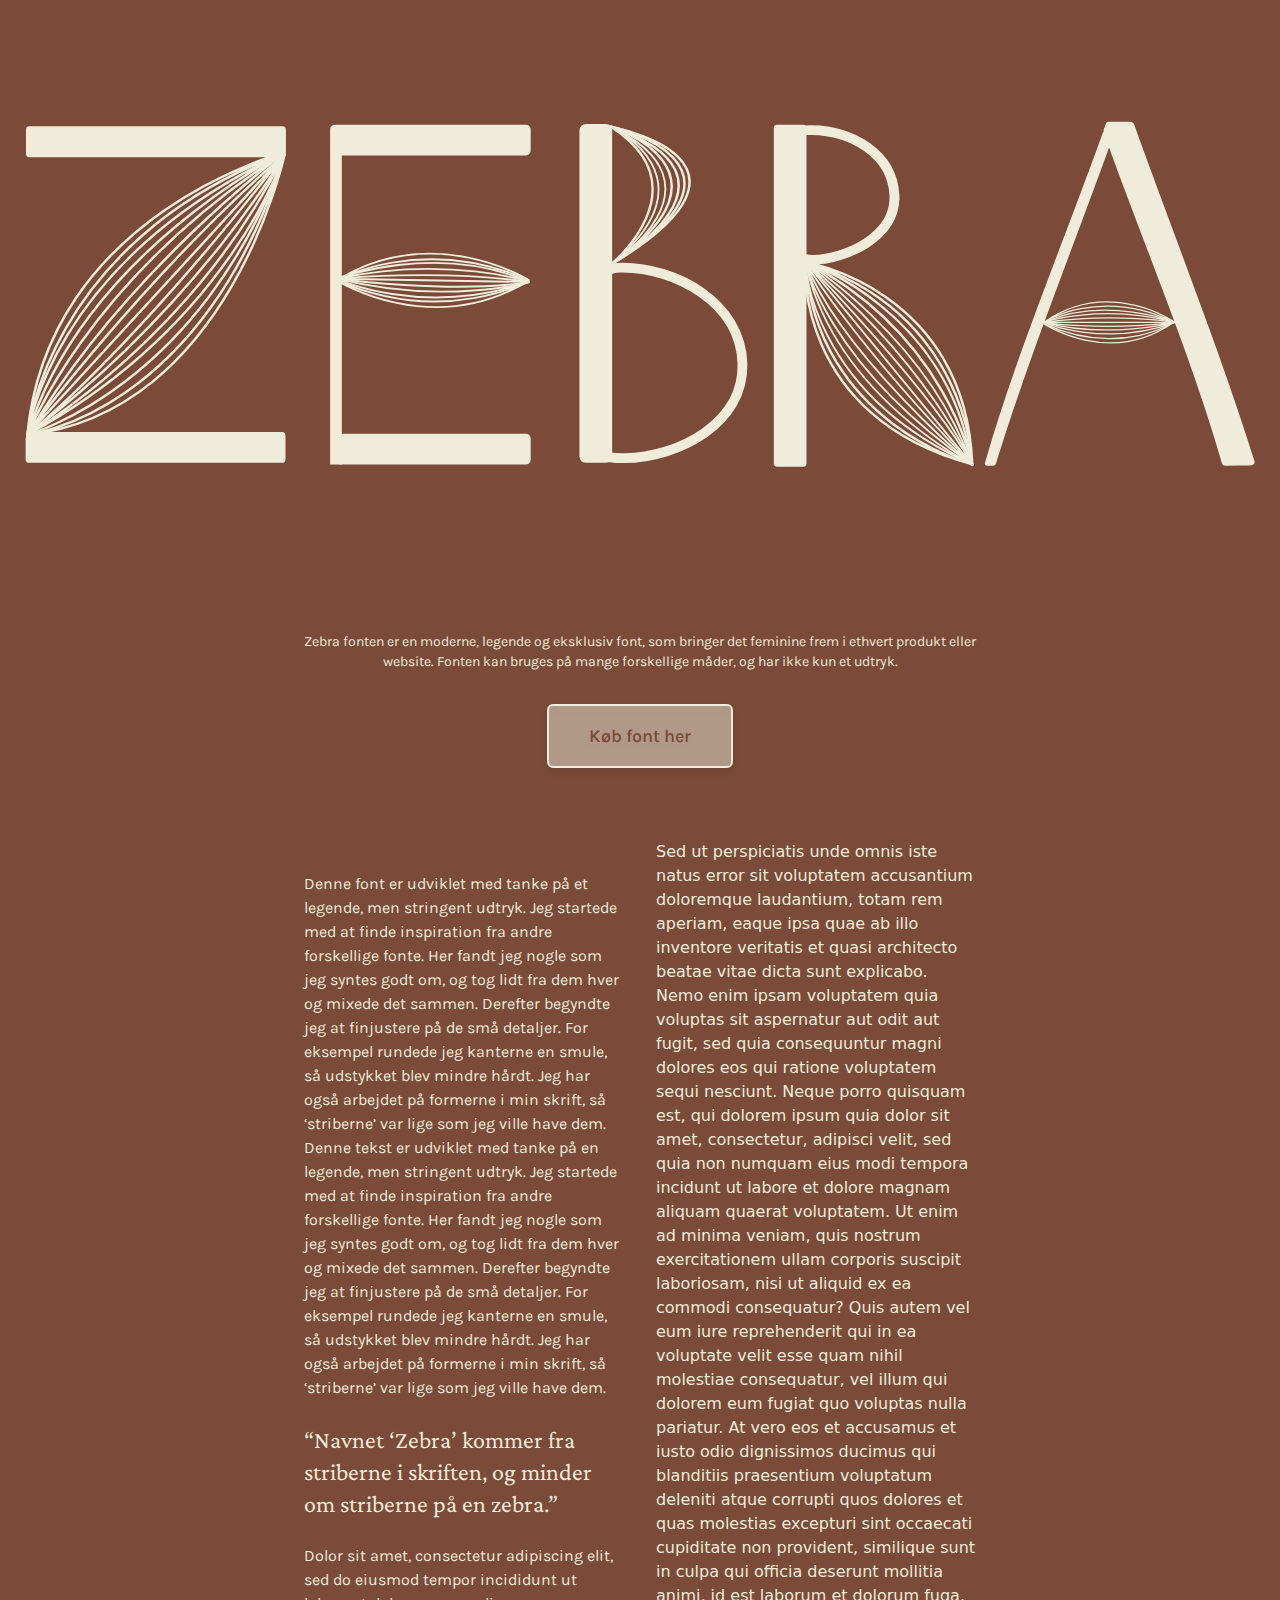
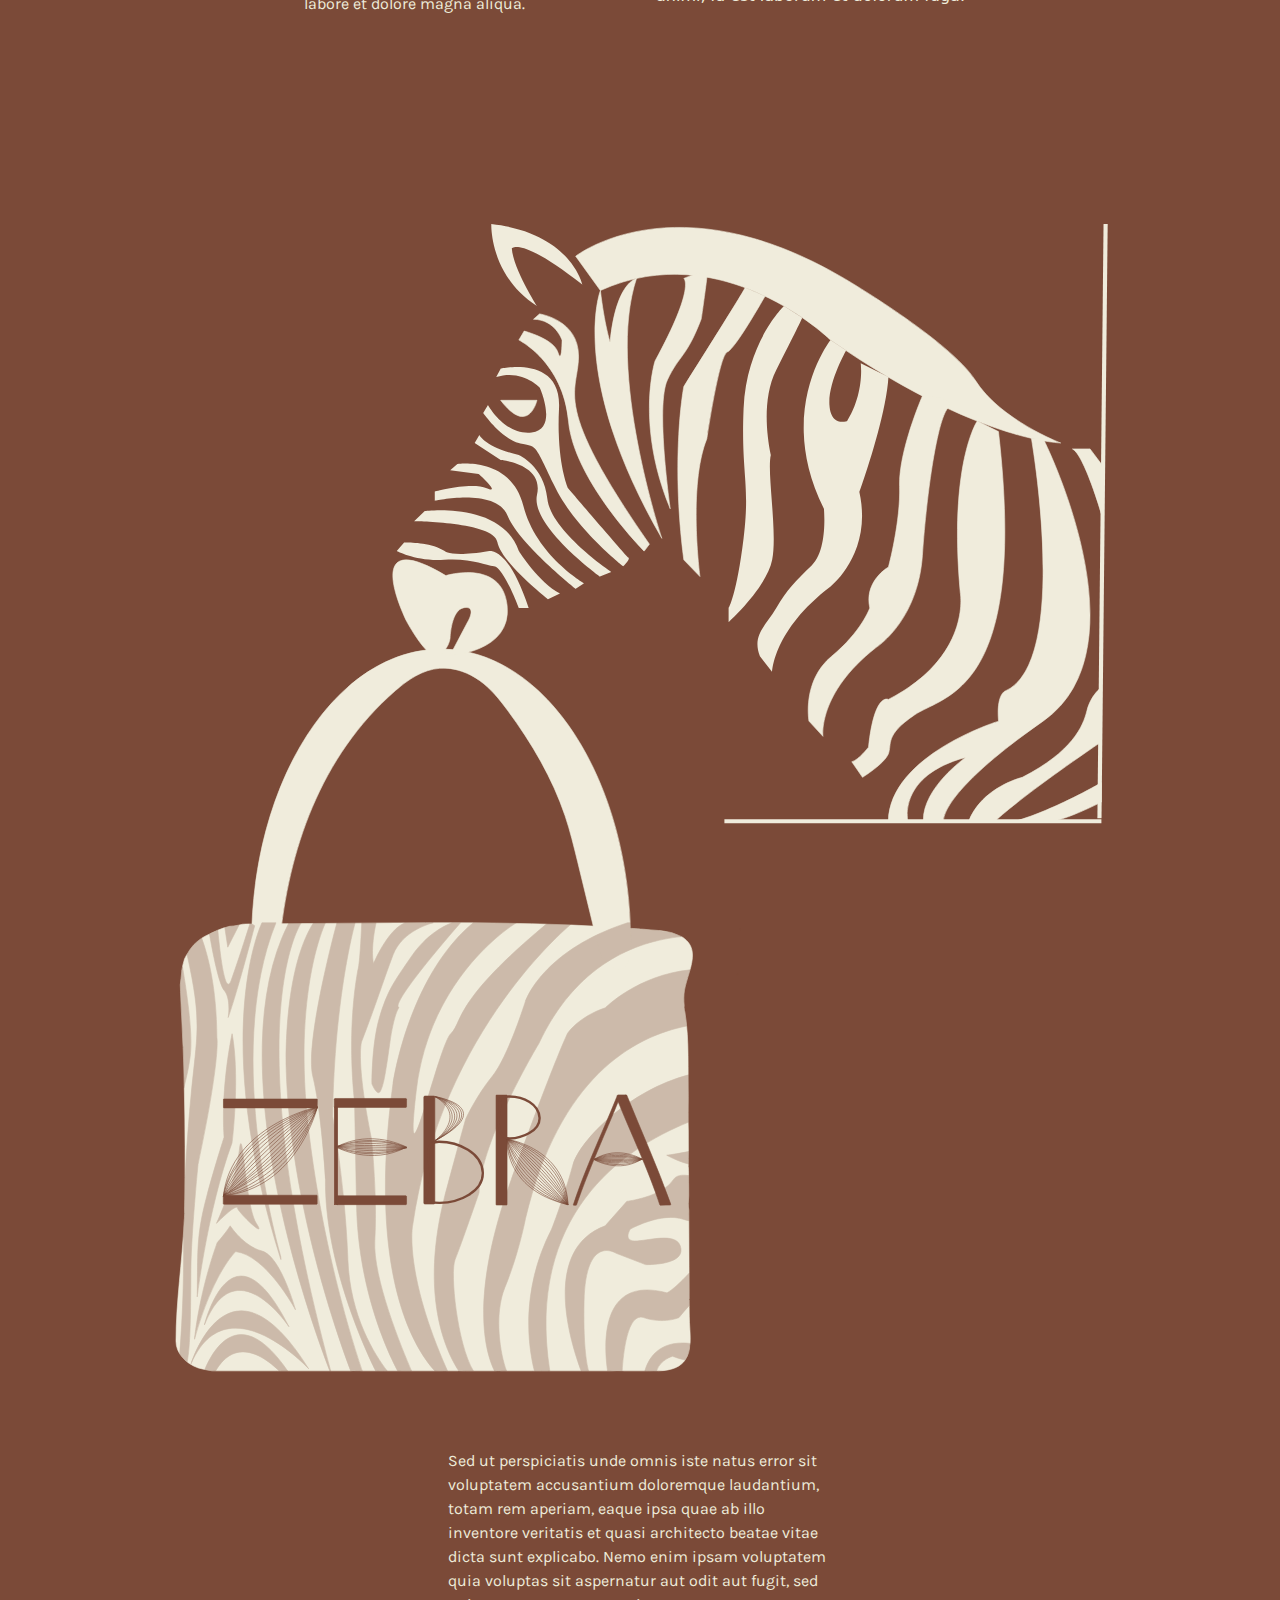
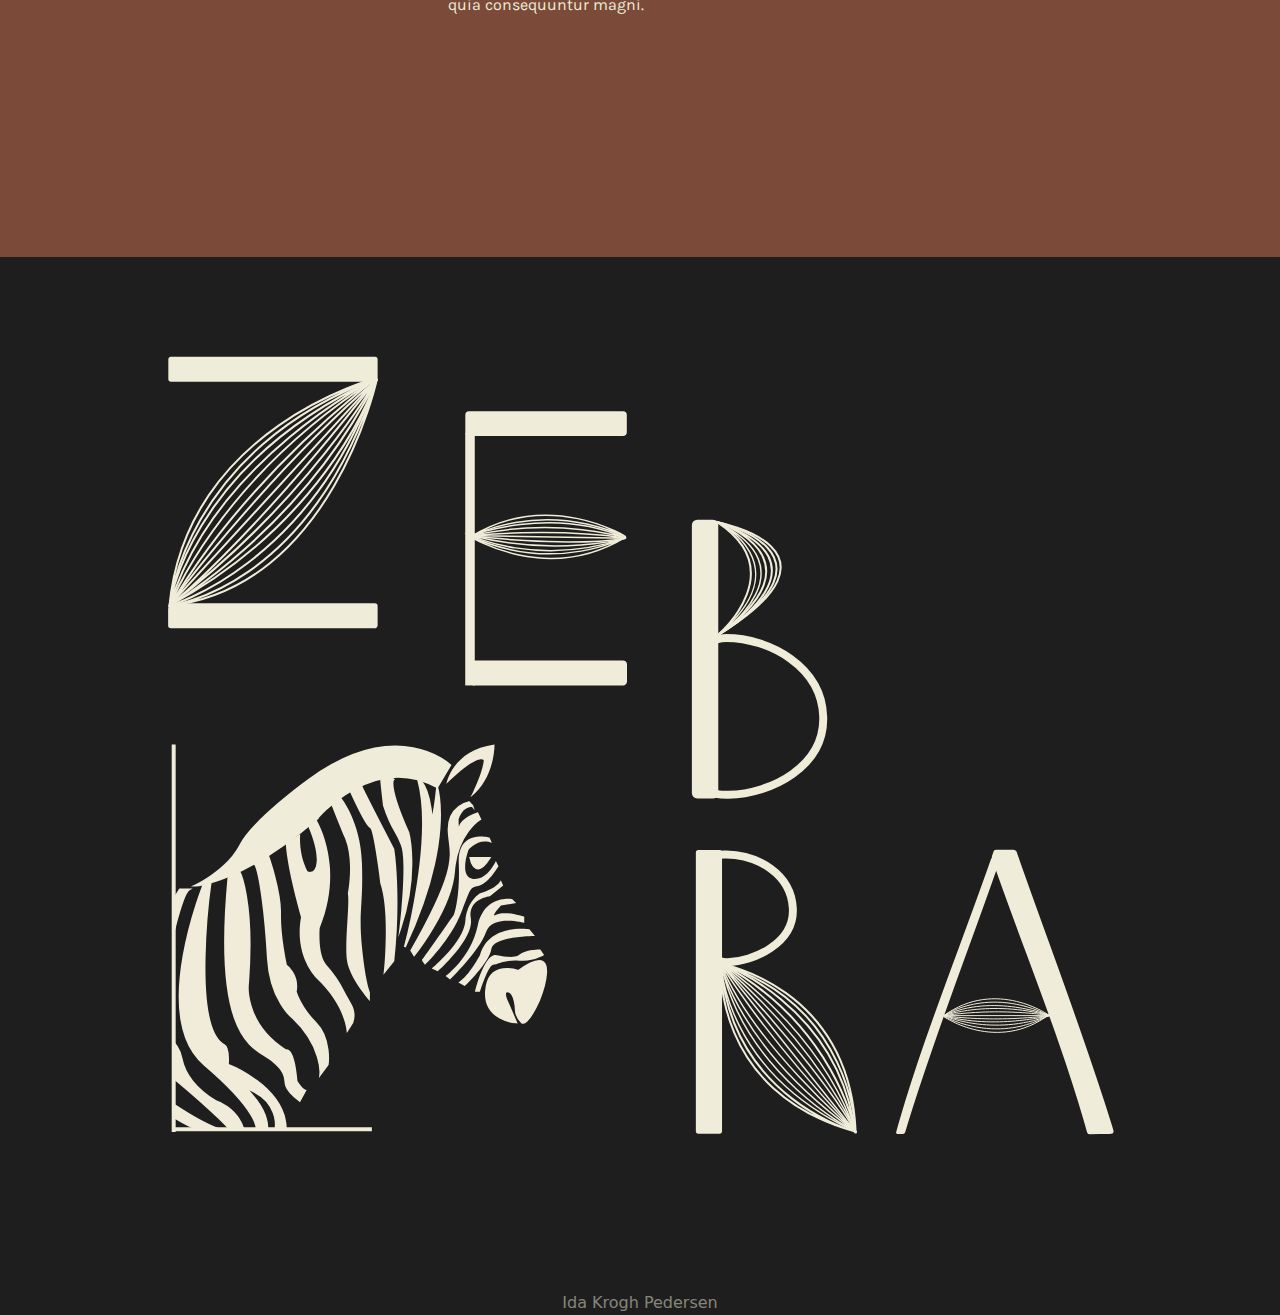
<file: index.html>
<!DOCTYPE html>
<html lang="en">
  <head>
    <meta charset="UTF-8" />
    <link rel="icon" type="image/svg+xml" href="/vite.svg" />
    <meta name="viewport" content="width=device-width, initial-scale=1.0" />
    <title>Zebra font</title>
    <link rel="preconnect" href="https://fonts.googleapis.com">
    <link rel="preconnect" href="https://fonts.gstatic.com" crossorigin>
    <link href="https://fonts.googleapis.com/css2?family=Karla:wght@400;500;600&display=swap" rel="stylesheet">

    <link rel="preconnect" href="https://fonts.googleapis.com">
<link rel="preconnect" href="https://fonts.gstatic.com" crossorigin>
<link href="https://fonts.googleapis.com/css2?family=Crimson+Pro:ital,wght@1,200&display=swap" rel="stylesheet">
    <script type="module" crossorigin src="./assets/main.ae54f498.js"></script>
    <link rel="stylesheet" href="./assets/index.26c82f3f.css">
  </head>
  <body class="bg-[#7B4A38]">
    <main>
      <!-- 1. section -->
      <section class="mx-4 lg:pt-20">
        <div class="pt-10 lg:pb-32">
          <img src="./assets/zebra_font.c4adffcc.svg" alt="zebra_font">
        </div>
        <p class="text-[#EEECDA] text-xs pt-8 lg:mx-72 lg:text-sm lg:text-center">Zebra fonten er en moderne, legende og eksklusiv font, som bringer det feminine frem i ethvert produkt eller website. Fonten kan bruges på mange forskellige måder, og har ikke kun et udtryk.</p>
      </section>
    <!-- 2. section -->
      <section class="grid place-items-center pt-8 mx-4 pb-10">
       <button class="bg-[#EEECDA]/50 pl-4 pr-4 pt-2 pb-2 rounded-md text-[#7B4A38] border-solid border-2 border-[#EEECDA] drop-shadow-md font-semibold hover:bg-[#EEECDA] hover:drop-shadow-2xl lg:pl-10 lg:pr-10 lg:pb-4 lg:pt-4 lg:text-lg">
        <p>Køb font her</p>
       </button>
      </section>



    <!-- 3. section -->
      <section class="grid lg:grid-cols-2 lg:mx-72 lg:pb-40">
        
         <div class="text-[#EEECDA] lg:pt-16 mx-4">
          <p>Denne font er udviklet med tanke på et legende, men stringent udtryk. Jeg startede med at finde inspiration fra andre forskellige fonte. Her fandt jeg nogle som jeg syntes godt om, og tog lidt fra dem hver og mixede det sammen. Derefter begyndte jeg at finjustere på de små detaljer. For eksempel rundede jeg kanterne en smule, så udstykket blev mindre hårdt. 
            Jeg har også arbejdet på formerne i min skrift, så ‘striberne’ var lige som jeg ville have dem.
            Denne tekst er udviklet med tanke på en legende, men stringent udtryk. Jeg startede med at finde inspiration fra andre forskellige fonte. Her fandt jeg nogle som jeg syntes godt om, og tog lidt fra dem hver og mixede det sammen. Derefter begyndte jeg at finjustere på de små detaljer. For eksempel rundede jeg kanterne en smule, så udstykket blev mindre hårdt. 
            Jeg har også arbejdet på formerne i min skrift, så ‘striberne’ var lige som jeg ville have dem.
            </p>
            <br>
            <h3 class="text-2xl">“Navnet ‘Zebra’ kommer fra striberne i skriften, og minder om striberne på en zebra.”</h3>
            <br>
            <p>Dolor sit amet, consectetur adipiscing elit, sed do eiusmod tempor incididunt ut labore et dolore magna aliqua.</p>
        </div>
        <div class="text-[#EEECDA] pt-8 pb-10 mx-4">
          Sed ut perspiciatis unde omnis iste natus error sit voluptatem accusantium doloremque laudantium, 
          totam rem aperiam, eaque ipsa quae ab illo inventore veritatis et quasi architecto beatae vitae dicta sunt 
          explicabo. Nemo enim ipsam voluptatem quia voluptas sit aspernatur aut odit aut fugit, sed quia consequuntur 
          magni dolores eos qui ratione voluptatem sequi nesciunt. Neque porro quisquam est, qui dolorem ipsum quia dolor 
          sit amet, consectetur, adipisci velit, sed quia non numquam eius modi tempora incidunt ut labore et dolore magnam 
          aliquam quaerat voluptatem. Ut enim ad minima veniam, quis nostrum exercitationem ullam corporis suscipit laboriosam, 
          nisi ut aliquid ex ea commodi consequatur? Quis autem vel eum iure reprehenderit qui in ea voluptate velit esse 
          quam nihil molestiae consequatur, vel illum qui dolorem eum fugiat quo voluptas nulla pariatur. At vero eos et 
          accusamus et iusto odio dignissimos ducimus qui blanditiis praesentium voluptatum deleniti atque corrupti quos 
          dolores et quas molestias excepturi sint occaecati cupiditate non provident, similique sunt in culpa qui officia 
          deserunt mollitia animi, id est laborum et dolorum fuga.
        </div>
      </section>

      <!-- 3. section -->
      <section class="lg:mx-40 mx-4 pb-20 w-90">
        <img src="./assets/zebra_m_taske_2.9a2b0aa5.svg" alt="zebra_m_taske">
        <p class="text-[#EEECDA] pt-10 pb-10 lg:mx-72 lg:pb-40 lg:pt-16">Sed ut perspiciatis unde omnis iste natus error sit voluptatem accusantium doloremque laudantium, totam rem aperiam, eaque ipsa quae ab illo inventore veritatis et quasi architecto beatae vitae dicta sunt explicabo. Nemo enim ipsam voluptatem quia voluptas sit aspernatur aut odit aut fugit, sed quia consequuntur magni.</p>
      </section>

      
      <!-- 4. section -->
      <div class="bg-[#1E1E1E] pt-16 lg:pt-24">
      <section class="lg:mx-40 mx-4 pb-20 w-90">
        <img src="./assets/zebra_opsætning_2.9e5c7aa3.svg" alt="zebra_m_taske">
       </section>
      </div>
     



    </main>
    <footer class="text-[#EEECDA]/50 text-center pt-16 bg-[#1E1E1E]">Ida Krogh Pedersen</footer>
    
  </body>
</html>
</file>
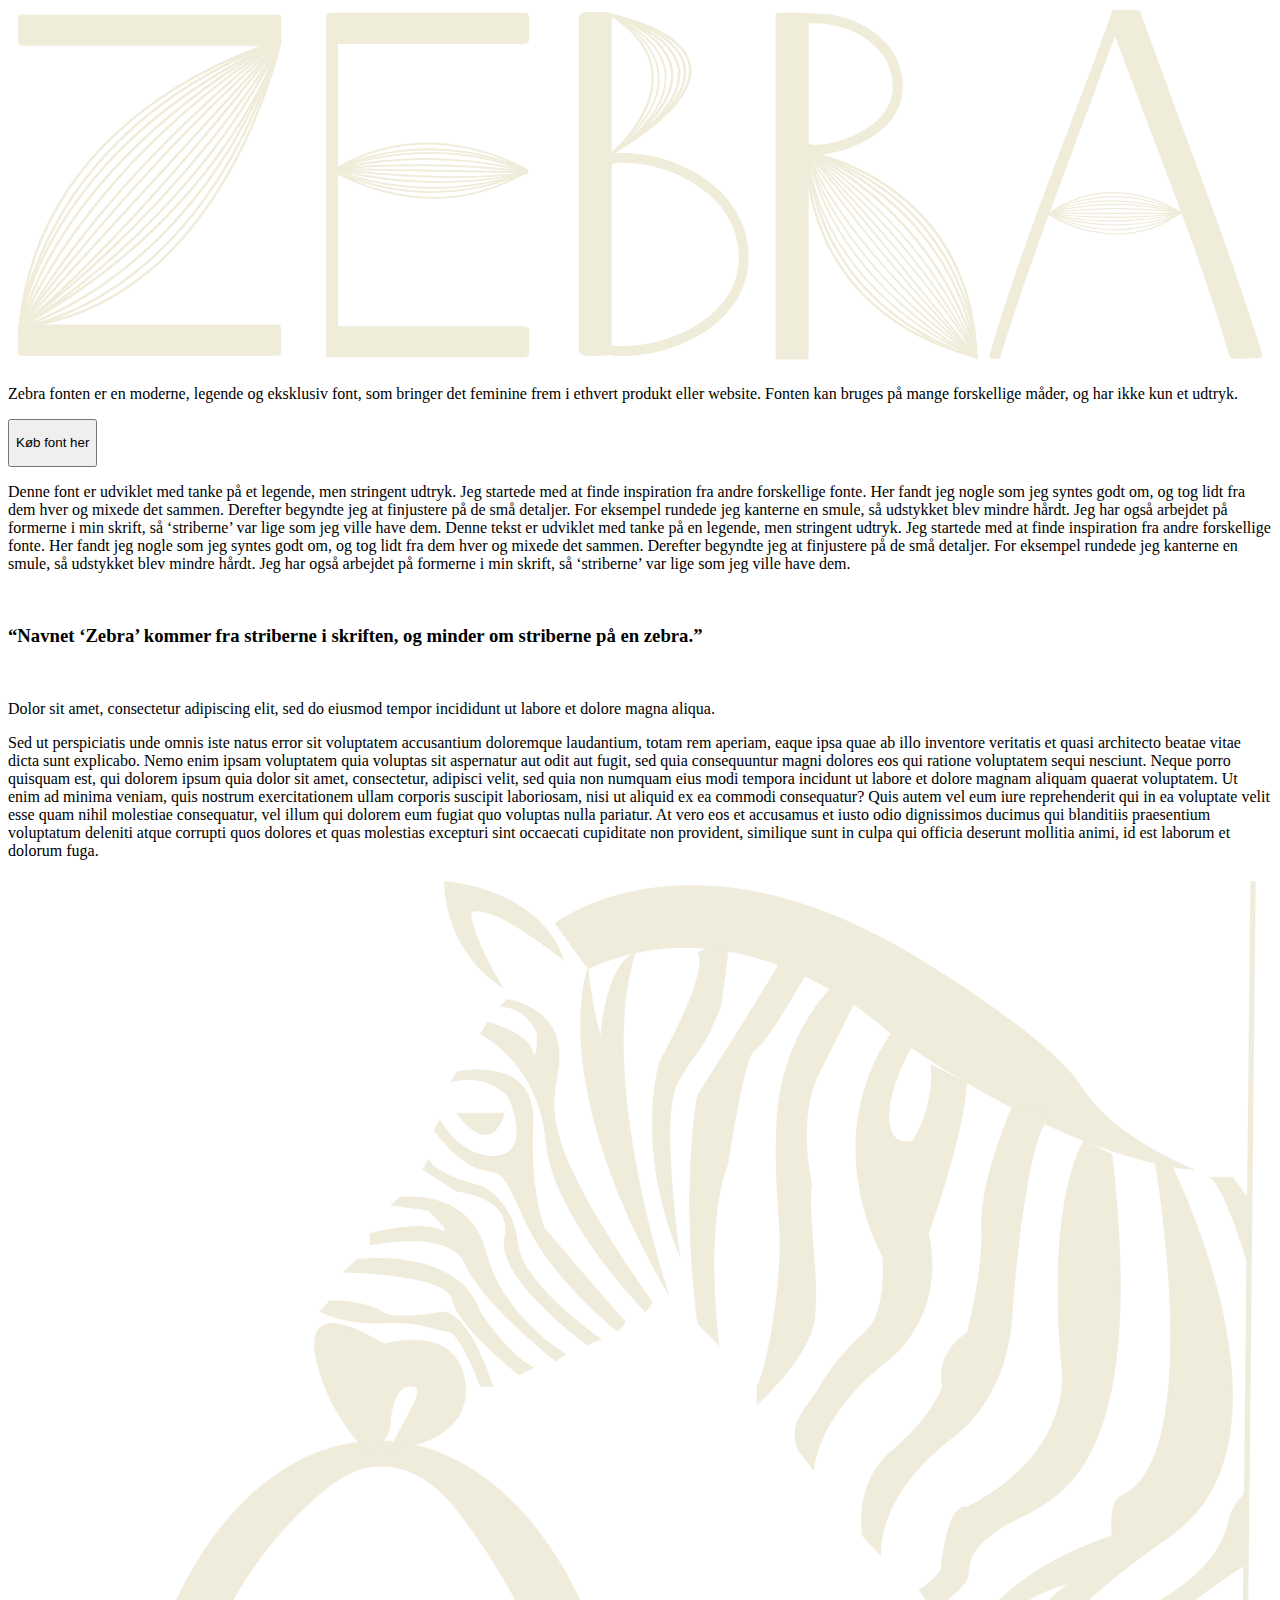
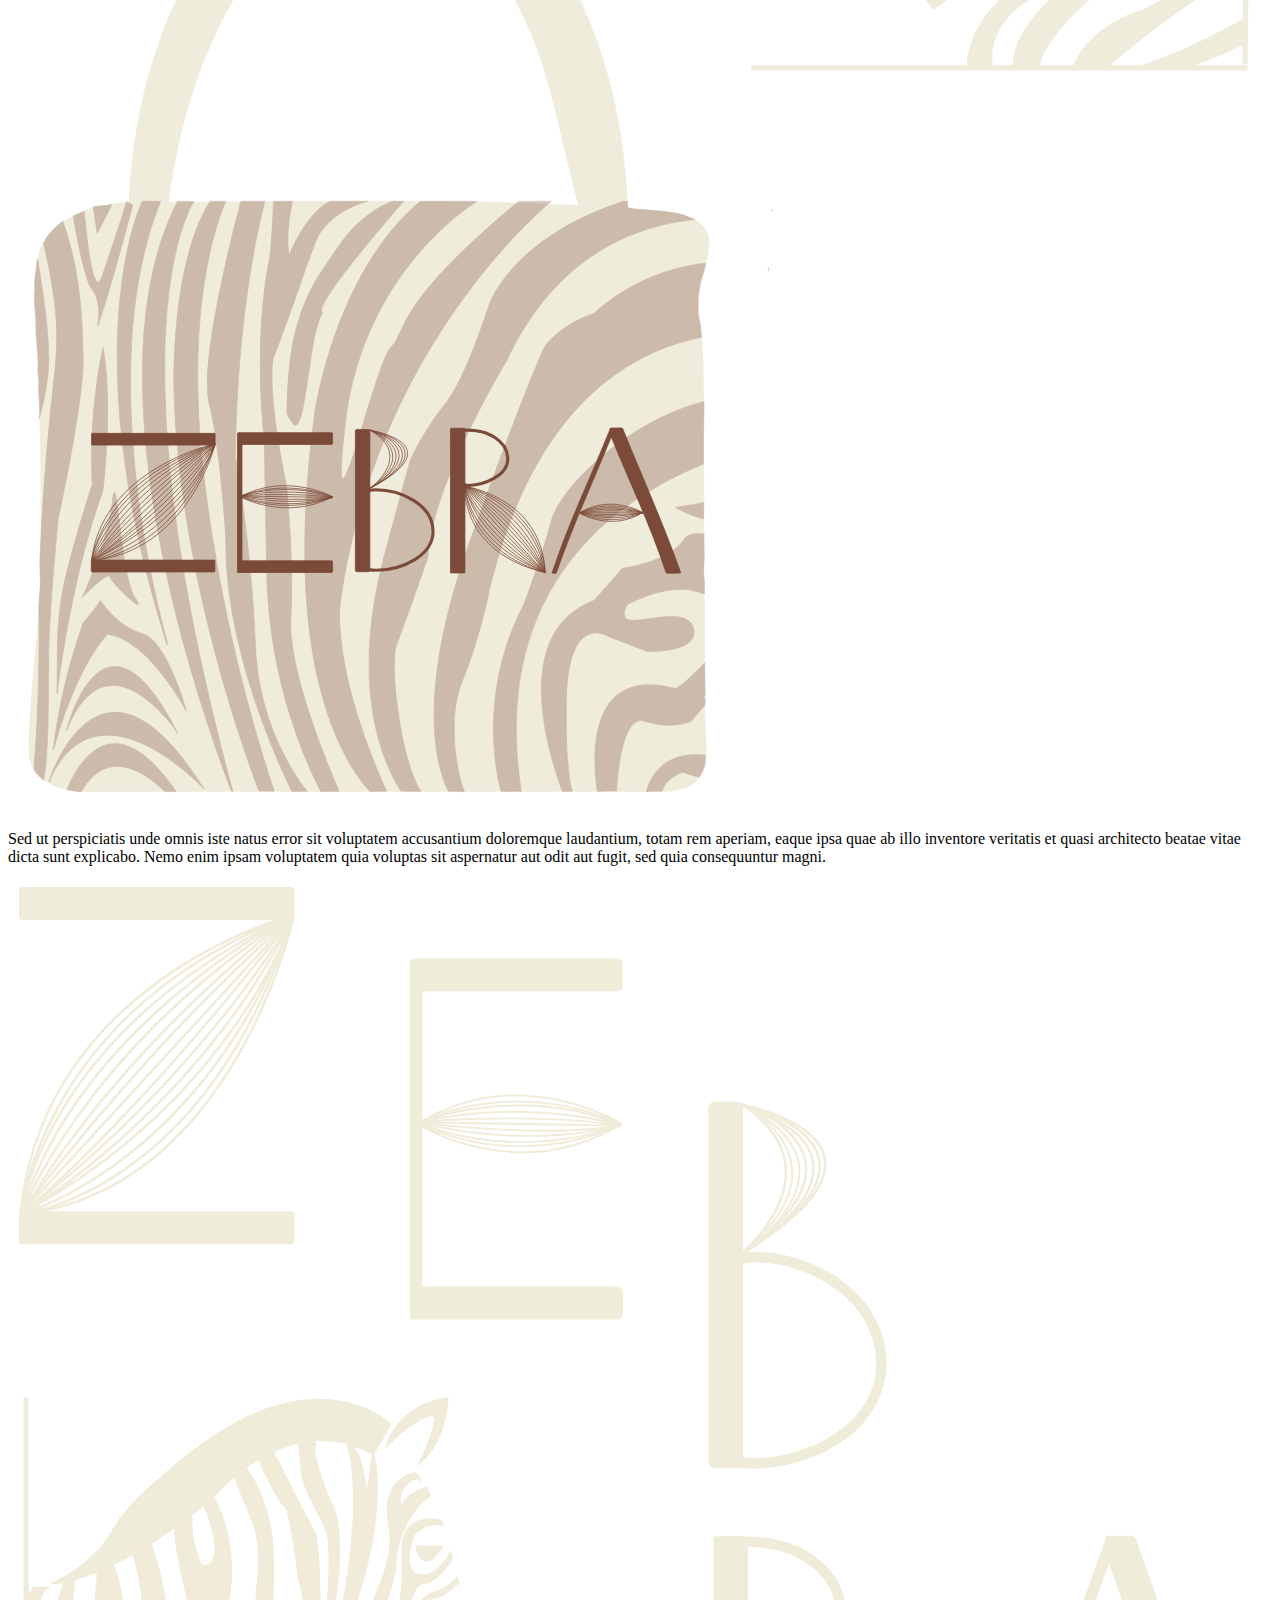
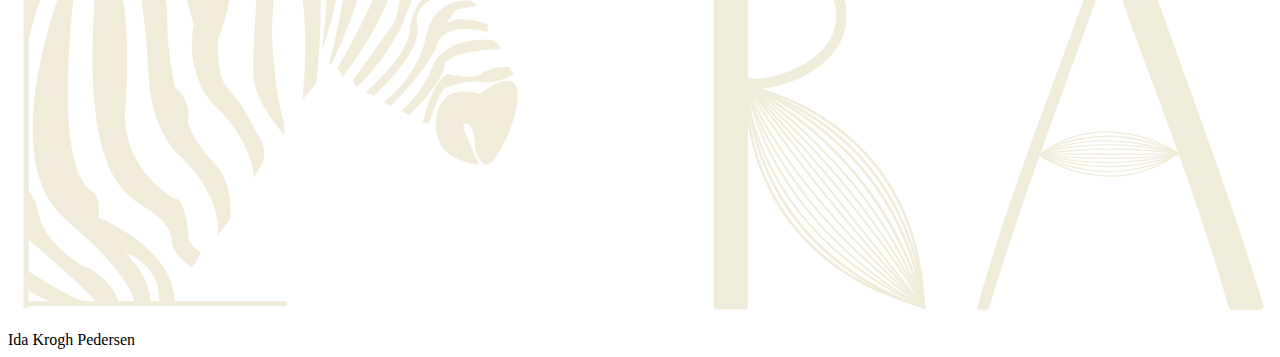
<file: src/index.html>
<!DOCTYPE html>
<html lang="en">
  <head>
    <meta charset="UTF-8" />
    <link rel="icon" type="image/svg+xml" href="/vite.svg" />
    <meta name="viewport" content="width=device-width, initial-scale=1.0" />
    <title>Zebra font</title>
    <link rel="preconnect" href="https://fonts.googleapis.com">
    <link rel="preconnect" href="https://fonts.gstatic.com" crossorigin>
    <link href="https://fonts.googleapis.com/css2?family=Karla:wght@400;500;600&display=swap" rel="stylesheet">

    <link rel="preconnect" href="https://fonts.googleapis.com">
<link rel="preconnect" href="https://fonts.gstatic.com" crossorigin>
<link href="https://fonts.googleapis.com/css2?family=Crimson+Pro:ital,wght@1,200&display=swap" rel="stylesheet">
  </head>
  <body class="bg-[#7B4A38]">
    <main>
      <!-- 1. section -->
      <section class="mx-4 lg:pt-20">
        <div class="pt-10 lg:pb-32">
          <img src="img/zebra_font.svg" alt="zebra_font">
        </div>
        <p class="text-[#EEECDA] text-xs pt-8 lg:mx-72 lg:text-sm lg:text-center">Zebra fonten er en moderne, legende og eksklusiv font, som bringer det feminine frem i ethvert produkt eller website. Fonten kan bruges på mange forskellige måder, og har ikke kun et udtryk.</p>
      </section>
    <!-- 2. section -->
      <section class="grid place-items-center pt-8 mx-4 pb-10">
       <button class="bg-[#EEECDA]/50 pl-4 pr-4 pt-2 pb-2 rounded-md text-[#7B4A38] border-solid border-2 border-[#EEECDA] drop-shadow-md font-semibold hover:bg-[#EEECDA] hover:drop-shadow-2xl lg:pl-10 lg:pr-10 lg:pb-4 lg:pt-4 lg:text-lg">
        <p>Køb font her</p>
       </button>
      </section>



    <!-- 3. section -->
      <section class="grid lg:grid-cols-2 lg:mx-72 lg:pb-40">
        
         <div class="text-[#EEECDA] lg:pt-16 mx-4">
          <p>Denne font er udviklet med tanke på et legende, men stringent udtryk. Jeg startede med at finde inspiration fra andre forskellige fonte. Her fandt jeg nogle som jeg syntes godt om, og tog lidt fra dem hver og mixede det sammen. Derefter begyndte jeg at finjustere på de små detaljer. For eksempel rundede jeg kanterne en smule, så udstykket blev mindre hårdt. 
            Jeg har også arbejdet på formerne i min skrift, så ‘striberne’ var lige som jeg ville have dem.
            Denne tekst er udviklet med tanke på en legende, men stringent udtryk. Jeg startede med at finde inspiration fra andre forskellige fonte. Her fandt jeg nogle som jeg syntes godt om, og tog lidt fra dem hver og mixede det sammen. Derefter begyndte jeg at finjustere på de små detaljer. For eksempel rundede jeg kanterne en smule, så udstykket blev mindre hårdt. 
            Jeg har også arbejdet på formerne i min skrift, så ‘striberne’ var lige som jeg ville have dem.
            </p>
            <br>
            <h3 class="text-2xl">“Navnet ‘Zebra’ kommer fra striberne i skriften, og minder om striberne på en zebra.”</h3>
            <br>
            <p>Dolor sit amet, consectetur adipiscing elit, sed do eiusmod tempor incididunt ut labore et dolore magna aliqua.</p>
        </div>
        <div class="text-[#EEECDA] pt-8 pb-10 mx-4">
          Sed ut perspiciatis unde omnis iste natus error sit voluptatem accusantium doloremque laudantium, 
          totam rem aperiam, eaque ipsa quae ab illo inventore veritatis et quasi architecto beatae vitae dicta sunt 
          explicabo. Nemo enim ipsam voluptatem quia voluptas sit aspernatur aut odit aut fugit, sed quia consequuntur 
          magni dolores eos qui ratione voluptatem sequi nesciunt. Neque porro quisquam est, qui dolorem ipsum quia dolor 
          sit amet, consectetur, adipisci velit, sed quia non numquam eius modi tempora incidunt ut labore et dolore magnam 
          aliquam quaerat voluptatem. Ut enim ad minima veniam, quis nostrum exercitationem ullam corporis suscipit laboriosam, 
          nisi ut aliquid ex ea commodi consequatur? Quis autem vel eum iure reprehenderit qui in ea voluptate velit esse 
          quam nihil molestiae consequatur, vel illum qui dolorem eum fugiat quo voluptas nulla pariatur. At vero eos et 
          accusamus et iusto odio dignissimos ducimus qui blanditiis praesentium voluptatum deleniti atque corrupti quos 
          dolores et quas molestias excepturi sint occaecati cupiditate non provident, similique sunt in culpa qui officia 
          deserunt mollitia animi, id est laborum et dolorum fuga.
        </div>
      </section>

      <!-- 3. section -->
      <section class="lg:mx-40 mx-4 pb-20 w-90">
        <img src="img/zebra_m_taske_2.svg" alt="zebra_m_taske">
        <p class="text-[#EEECDA] pt-10 pb-10 lg:mx-72 lg:pb-40 lg:pt-16">Sed ut perspiciatis unde omnis iste natus error sit voluptatem accusantium doloremque laudantium, totam rem aperiam, eaque ipsa quae ab illo inventore veritatis et quasi architecto beatae vitae dicta sunt explicabo. Nemo enim ipsam voluptatem quia voluptas sit aspernatur aut odit aut fugit, sed quia consequuntur magni.</p>
      </section>

      
      <!-- 4. section -->
      <div class="bg-[#1E1E1E] pt-16 lg:pt-24">
      <section class="lg:mx-40 mx-4 pb-20 w-90">
        <img src="img/zebra_opsætning_2.svg" alt="zebra_m_taske">
       </section>
      </div>
     



    </main>
    <footer class="text-[#EEECDA]/50 text-center pt-16 bg-[#1E1E1E]">Ida Krogh Pedersen</footer>
    <script type="module" src="./main.js"></script>
  </body>
</html>
</file>
<file: assets/index.26c82f3f.css>
*,:before,:after{box-sizing:border-box;border-width:0;border-style:solid;border-color:#e5e7eb}:before,:after{--tw-content: ""}html{line-height:1.5;-webkit-text-size-adjust:100%;-moz-tab-size:4;-o-tab-size:4;tab-size:4;font-family:ui-sans-serif,system-ui,-apple-system,BlinkMacSystemFont,Segoe UI,Roboto,Helvetica Neue,Arial,Noto Sans,sans-serif,"Apple Color Emoji","Segoe UI Emoji",Segoe UI Symbol,"Noto Color Emoji"}body{margin:0;line-height:inherit}hr{height:0;color:inherit;border-top-width:1px}abbr:where([title]){-webkit-text-decoration:underline dotted;text-decoration:underline dotted}h1,h2,h3,h4,h5,h6{font-size:inherit;font-weight:inherit}a{color:inherit;text-decoration:inherit}b,strong{font-weight:bolder}code,kbd,samp,pre{font-family:ui-monospace,SFMono-Regular,Menlo,Monaco,Consolas,Liberation Mono,Courier New,monospace;font-size:1em}small{font-size:80%}sub,sup{font-size:75%;line-height:0;position:relative;vertical-align:baseline}sub{bottom:-.25em}sup{top:-.5em}table{text-indent:0;border-color:inherit;border-collapse:collapse}button,input,optgroup,select,textarea{font-family:inherit;font-size:100%;font-weight:inherit;line-height:inherit;color:inherit;margin:0;padding:0}button,select{text-transform:none}button,[type=button],[type=reset],[type=submit]{-webkit-appearance:button;background-color:transparent;background-image:none}:-moz-focusring{outline:auto}:-moz-ui-invalid{box-shadow:none}progress{vertical-align:baseline}::-webkit-inner-spin-button,::-webkit-outer-spin-button{height:auto}[type=search]{-webkit-appearance:textfield;outline-offset:-2px}::-webkit-search-decoration{-webkit-appearance:none}::-webkit-file-upload-button{-webkit-appearance:button;font:inherit}summary{display:list-item}blockquote,dl,dd,h1,h2,h3,h4,h5,h6,hr,figure,p,pre{margin:0}fieldset{margin:0;padding:0}legend{padding:0}ol,ul,menu{list-style:none;margin:0;padding:0}textarea{resize:vertical}input::-moz-placeholder,textarea::-moz-placeholder{opacity:1;color:#9ca3af}input::placeholder,textarea::placeholder{opacity:1;color:#9ca3af}button,[role=button]{cursor:pointer}:disabled{cursor:default}img,svg,video,canvas,audio,iframe,embed,object{display:block;vertical-align:middle}img,video{max-width:100%;height:auto}[type=text],[type=email],[type=url],[type=password],[type=number],[type=date],[type=datetime-local],[type=month],[type=search],[type=tel],[type=time],[type=week],[multiple],textarea,select{-webkit-appearance:none;-moz-appearance:none;appearance:none;background-color:#fff;border-color:#6b7280;border-width:1px;border-radius:0;padding:.5rem .75rem;font-size:1rem;line-height:1.5rem;--tw-shadow: 0 0 #0000}[type=text]:focus,[type=email]:focus,[type=url]:focus,[type=password]:focus,[type=number]:focus,[type=date]:focus,[type=datetime-local]:focus,[type=month]:focus,[type=search]:focus,[type=tel]:focus,[type=time]:focus,[type=week]:focus,[multiple]:focus,textarea:focus,select:focus{outline:2px solid transparent;outline-offset:2px;--tw-ring-inset: var(--tw-empty, );--tw-ring-offset-width: 0px;--tw-ring-offset-color: #fff;--tw-ring-color: #2563eb;--tw-ring-offset-shadow: var(--tw-ring-inset) 0 0 0 var(--tw-ring-offset-width) var(--tw-ring-offset-color);--tw-ring-shadow: var(--tw-ring-inset) 0 0 0 calc(1px + var(--tw-ring-offset-width)) var(--tw-ring-color);box-shadow:var(--tw-ring-offset-shadow),var(--tw-ring-shadow),var(--tw-shadow);border-color:#2563eb}input::-moz-placeholder,textarea::-moz-placeholder{color:#6b7280;opacity:1}input::placeholder,textarea::placeholder{color:#6b7280;opacity:1}::-webkit-datetime-edit-fields-wrapper{padding:0}::-webkit-date-and-time-value{min-height:1.5em}::-webkit-datetime-edit,::-webkit-datetime-edit-year-field,::-webkit-datetime-edit-month-field,::-webkit-datetime-edit-day-field,::-webkit-datetime-edit-hour-field,::-webkit-datetime-edit-minute-field,::-webkit-datetime-edit-second-field,::-webkit-datetime-edit-millisecond-field,::-webkit-datetime-edit-meridiem-field{padding-top:0;padding-bottom:0}select{background-image:url("data:image/svg+xml,%3csvg xmlns='http://www.w3.org/2000/svg' fill='none' viewBox='0 0 20 20'%3e%3cpath stroke='%236b7280' stroke-linecap='round' stroke-linejoin='round' stroke-width='1.5' d='M6 8l4 4 4-4'/%3e%3c/svg%3e");background-position:right .5rem center;background-repeat:no-repeat;background-size:1.5em 1.5em;padding-right:2.5rem;-webkit-print-color-adjust:exact;color-adjust:exact;print-color-adjust:exact}[multiple]{background-image:initial;background-position:initial;background-repeat:unset;background-size:initial;padding-right:.75rem;-webkit-print-color-adjust:unset;color-adjust:unset;print-color-adjust:unset}[type=checkbox],[type=radio]{-webkit-appearance:none;-moz-appearance:none;appearance:none;padding:0;-webkit-print-color-adjust:exact;color-adjust:exact;print-color-adjust:exact;display:inline-block;vertical-align:middle;background-origin:border-box;-webkit-user-select:none;-moz-user-select:none;user-select:none;flex-shrink:0;height:1rem;width:1rem;color:#2563eb;background-color:#fff;border-color:#6b7280;border-width:1px;--tw-shadow: 0 0 #0000}[type=checkbox]{border-radius:0}[type=radio]{border-radius:100%}[type=checkbox]:focus,[type=radio]:focus{outline:2px solid transparent;outline-offset:2px;--tw-ring-inset: var(--tw-empty, );--tw-ring-offset-width: 2px;--tw-ring-offset-color: #fff;--tw-ring-color: #2563eb;--tw-ring-offset-shadow: var(--tw-ring-inset) 0 0 0 var(--tw-ring-offset-width) var(--tw-ring-offset-color);--tw-ring-shadow: var(--tw-ring-inset) 0 0 0 calc(2px + var(--tw-ring-offset-width)) var(--tw-ring-color);box-shadow:var(--tw-ring-offset-shadow),var(--tw-ring-shadow),var(--tw-shadow)}[type=checkbox]:checked,[type=radio]:checked{border-color:transparent;background-color:currentColor;background-size:100% 100%;background-position:center;background-repeat:no-repeat}[type=checkbox]:checked{background-image:url("data:image/svg+xml,%3csvg viewBox='0 0 16 16' fill='white' xmlns='http://www.w3.org/2000/svg'%3e%3cpath d='M12.207 4.793a1 1 0 010 1.414l-5 5a1 1 0 01-1.414 0l-2-2a1 1 0 011.414-1.414L6.5 9.086l4.293-4.293a1 1 0 011.414 0z'/%3e%3c/svg%3e")}[type=radio]:checked{background-image:url("data:image/svg+xml,%3csvg viewBox='0 0 16 16' fill='white' xmlns='http://www.w3.org/2000/svg'%3e%3ccircle cx='8' cy='8' r='3'/%3e%3c/svg%3e")}[type=checkbox]:checked:hover,[type=checkbox]:checked:focus,[type=radio]:checked:hover,[type=radio]:checked:focus{border-color:transparent;background-color:currentColor}[type=checkbox]:indeterminate{background-image:url("data:image/svg+xml,%3csvg xmlns='http://www.w3.org/2000/svg' fill='none' viewBox='0 0 16 16'%3e%3cpath stroke='white' stroke-linecap='round' stroke-linejoin='round' stroke-width='2' d='M4 8h8'/%3e%3c/svg%3e");border-color:transparent;background-color:currentColor;background-size:100% 100%;background-position:center;background-repeat:no-repeat}[type=checkbox]:indeterminate:hover,[type=checkbox]:indeterminate:focus{border-color:transparent;background-color:currentColor}[type=file]{background:unset;border-color:inherit;border-width:0;border-radius:0;padding:0;font-size:unset;line-height:inherit}[type=file]:focus{outline:1px solid ButtonText;outline:1px auto -webkit-focus-ring-color}*,:before,:after{--tw-border-spacing-x: 0;--tw-border-spacing-y: 0;--tw-translate-x: 0;--tw-translate-y: 0;--tw-rotate: 0;--tw-skew-x: 0;--tw-skew-y: 0;--tw-scale-x: 1;--tw-scale-y: 1;--tw-pan-x: ;--tw-pan-y: ;--tw-pinch-zoom: ;--tw-scroll-snap-strictness: proximity;--tw-ordinal: ;--tw-slashed-zero: ;--tw-numeric-figure: ;--tw-numeric-spacing: ;--tw-numeric-fraction: ;--tw-ring-inset: ;--tw-ring-offset-width: 0px;--tw-ring-offset-color: #fff;--tw-ring-color: rgb(59 130 246 / .5);--tw-ring-offset-shadow: 0 0 #0000;--tw-ring-shadow: 0 0 #0000;--tw-shadow: 0 0 #0000;--tw-shadow-colored: 0 0 #0000;--tw-blur: ;--tw-brightness: ;--tw-contrast: ;--tw-grayscale: ;--tw-hue-rotate: ;--tw-invert: ;--tw-saturate: ;--tw-sepia: ;--tw-drop-shadow: ;--tw-backdrop-blur: ;--tw-backdrop-brightness: ;--tw-backdrop-contrast: ;--tw-backdrop-grayscale: ;--tw-backdrop-hue-rotate: ;--tw-backdrop-invert: ;--tw-backdrop-opacity: ;--tw-backdrop-saturate: ;--tw-backdrop-sepia: }::-webkit-backdrop{--tw-border-spacing-x: 0;--tw-border-spacing-y: 0;--tw-translate-x: 0;--tw-translate-y: 0;--tw-rotate: 0;--tw-skew-x: 0;--tw-skew-y: 0;--tw-scale-x: 1;--tw-scale-y: 1;--tw-pan-x: ;--tw-pan-y: ;--tw-pinch-zoom: ;--tw-scroll-snap-strictness: proximity;--tw-ordinal: ;--tw-slashed-zero: ;--tw-numeric-figure: ;--tw-numeric-spacing: ;--tw-numeric-fraction: ;--tw-ring-inset: ;--tw-ring-offset-width: 0px;--tw-ring-offset-color: #fff;--tw-ring-color: rgb(59 130 246 / .5);--tw-ring-offset-shadow: 0 0 #0000;--tw-ring-shadow: 0 0 #0000;--tw-shadow: 0 0 #0000;--tw-shadow-colored: 0 0 #0000;--tw-blur: ;--tw-brightness: ;--tw-contrast: ;--tw-grayscale: ;--tw-hue-rotate: ;--tw-invert: ;--tw-saturate: ;--tw-sepia: ;--tw-drop-shadow: ;--tw-backdrop-blur: ;--tw-backdrop-brightness: ;--tw-backdrop-contrast: ;--tw-backdrop-grayscale: ;--tw-backdrop-hue-rotate: ;--tw-backdrop-invert: ;--tw-backdrop-opacity: ;--tw-backdrop-saturate: ;--tw-backdrop-sepia: }::backdrop{--tw-border-spacing-x: 0;--tw-border-spacing-y: 0;--tw-translate-x: 0;--tw-translate-y: 0;--tw-rotate: 0;--tw-skew-x: 0;--tw-skew-y: 0;--tw-scale-x: 1;--tw-scale-y: 1;--tw-pan-x: ;--tw-pan-y: ;--tw-pinch-zoom: ;--tw-scroll-snap-strictness: proximity;--tw-ordinal: ;--tw-slashed-zero: ;--tw-numeric-figure: ;--tw-numeric-spacing: ;--tw-numeric-fraction: ;--tw-ring-inset: ;--tw-ring-offset-width: 0px;--tw-ring-offset-color: #fff;--tw-ring-color: rgb(59 130 246 / .5);--tw-ring-offset-shadow: 0 0 #0000;--tw-ring-shadow: 0 0 #0000;--tw-shadow: 0 0 #0000;--tw-shadow-colored: 0 0 #0000;--tw-blur: ;--tw-brightness: ;--tw-contrast: ;--tw-grayscale: ;--tw-hue-rotate: ;--tw-invert: ;--tw-saturate: ;--tw-sepia: ;--tw-drop-shadow: ;--tw-backdrop-blur: ;--tw-backdrop-brightness: ;--tw-backdrop-contrast: ;--tw-backdrop-grayscale: ;--tw-backdrop-hue-rotate: ;--tw-backdrop-invert: ;--tw-backdrop-opacity: ;--tw-backdrop-saturate: ;--tw-backdrop-sepia: }.mx-4{margin-left:1rem;margin-right:1rem}.grid{display:grid}.place-items-center{place-items:center}.rounded-md{border-radius:.375rem}.border-2{border-width:2px}.border-solid{border-style:solid}.border-\[\#EEECDA\]{--tw-border-opacity: 1;border-color:rgb(238 236 218 / var(--tw-border-opacity))}.bg-\[\#7B4A38\]{--tw-bg-opacity: 1;background-color:rgb(123 74 56 / var(--tw-bg-opacity))}.bg-\[\#EEECDA\]\/50{background-color:#eeecda80}.bg-\[\#1E1E1E\]{--tw-bg-opacity: 1;background-color:rgb(30 30 30 / var(--tw-bg-opacity))}.pt-10{padding-top:2.5rem}.pt-8{padding-top:2rem}.pb-10{padding-bottom:2.5rem}.pl-4{padding-left:1rem}.pr-4{padding-right:1rem}.pt-2{padding-top:.5rem}.pb-2{padding-bottom:.5rem}.pb-20{padding-bottom:5rem}.pt-16{padding-top:4rem}.text-center{text-align:center}.text-xs{font-size:.75rem;line-height:1rem}.text-2xl{font-size:1.5rem;line-height:2rem}.font-semibold{font-weight:600}.text-\[\#EEECDA\]{--tw-text-opacity: 1;color:rgb(238 236 218 / var(--tw-text-opacity))}.text-\[\#7B4A38\]{--tw-text-opacity: 1;color:rgb(123 74 56 / var(--tw-text-opacity))}.text-\[\#EEECDA\]\/50{color:#eeecda80}.drop-shadow-md{--tw-drop-shadow: drop-shadow(0 4px 3px rgb(0 0 0 / .07)) drop-shadow(0 2px 2px rgb(0 0 0 / .06));filter:var(--tw-blur) var(--tw-brightness) var(--tw-contrast) var(--tw-grayscale) var(--tw-hue-rotate) var(--tw-invert) var(--tw-saturate) var(--tw-sepia) var(--tw-drop-shadow)}p{font-family:Karla,sans-serif}h3{font-family:Crimson Pro,serif}.hover\:bg-\[\#EEECDA\]:hover{--tw-bg-opacity: 1;background-color:rgb(238 236 218 / var(--tw-bg-opacity))}.hover\:drop-shadow-2xl:hover{--tw-drop-shadow: drop-shadow(0 25px 25px rgb(0 0 0 / .15));filter:var(--tw-blur) var(--tw-brightness) var(--tw-contrast) var(--tw-grayscale) var(--tw-hue-rotate) var(--tw-invert) var(--tw-saturate) var(--tw-sepia) var(--tw-drop-shadow)}@media (min-width: 1024px){.lg\:mx-72{margin-left:18rem;margin-right:18rem}.lg\:mx-40{margin-left:10rem;margin-right:10rem}.lg\:grid-cols-2{grid-template-columns:repeat(2,minmax(0,1fr))}.lg\:pt-20{padding-top:5rem}.lg\:pb-32{padding-bottom:8rem}.lg\:pl-10{padding-left:2.5rem}.lg\:pr-10{padding-right:2.5rem}.lg\:pb-4{padding-bottom:1rem}.lg\:pt-4{padding-top:1rem}.lg\:pb-40{padding-bottom:10rem}.lg\:pt-16{padding-top:4rem}.lg\:pt-24{padding-top:6rem}.lg\:text-center{text-align:center}.lg\:text-sm{font-size:.875rem;line-height:1.25rem}.lg\:text-lg{font-size:1.125rem;line-height:1.75rem}}
</file>
